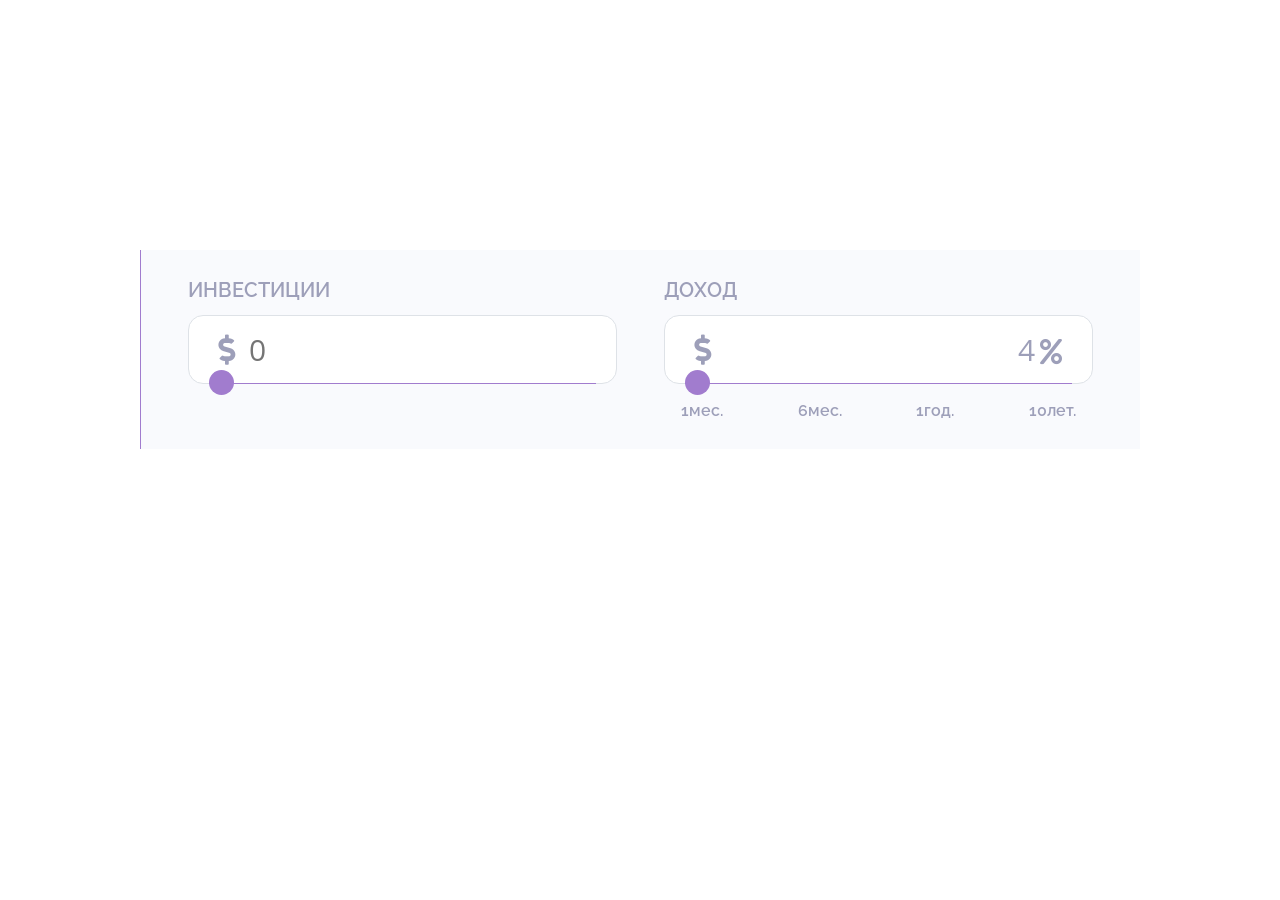
<file: index.html>
<!DOCTYPE html>
<html lang="en">

<head>
    <meta charset="UTF-8">
    <meta name="viewport" content="width=device-width, initial-scale=1.0">
    <title>Crypto Deal Bot</title>
    <link rel="stylesheet" href="reset.css">
    <link rel="stylesheet" href="style.css">
    <link href="https://cdnjs.cloudflare.com/ajax/libs/font-awesome/5.11.2/css/all.css" rel="stylesheet">
    <link href="https://fonts.googleapis.com/css?family=Open+Sans:300,300i,400,400i,600,600i,700,700i|Raleway:300,300i,400,400i,500,500i,600,600i,700,700i|Poppins:300,300i,400,400i,500,500i,600,600i,700,700i" rel="stylesheet">
</head>

<body>
    <div class="container-calc">
        <form id="calculator" action="">
            <div class="sub-container">
                <div class="sub-calculator">
                    <h3 class="title-calc">ИНВЕСТИЦИИ</h3>
                    <div class="item">
                        <i class="fas fa-dollar-sign dollar"></i>
                        <input type="number" class="inp prise" name="sum" id="sum" placeholder="0"
                            oninput="document.getElementById('rangeType').value = this.value;">
                        <input type="range" step="0.001" min="0" max="1000" class="inp slider" id="rangeType" value="0"
                            oninput="document.getElementById('sum').value = this.value;">
                    </div>
                </div>
                <div class="sub-calculator">
                    <h3 class="title-calc">ДОХОД</h3>
                    <div class="item">
                        <i class="fas fa-dollar-sign dollar"></i>
                        <input type="number" readonly class="inp payment right-payment" name="resultSum" id="resultSum">
                        <input type="range" step="1" min="1" max="4" class="inp slider" id="resultType" value="1">
                        <div class="sub-percents">
                            <input type="number" readonly class="inp percents" id="resultPercents" value="4"
                                name="percents">
                            <i class="fas fa-percent icon-percent"></i>
                        </div>
                        <div class="label">
                            <div class="sub-label">1мес.</div>
                            <div class="sub-label">6мес.</div>
                            <div class="sub-label">1год.</div>
                            <div class="sub-label">10лет.</div>
                        </div>
                    </div>
                </div>
            </div>
        </form>
    </div>

    <script src="script.js"></script>
</body>

</html>
</file>
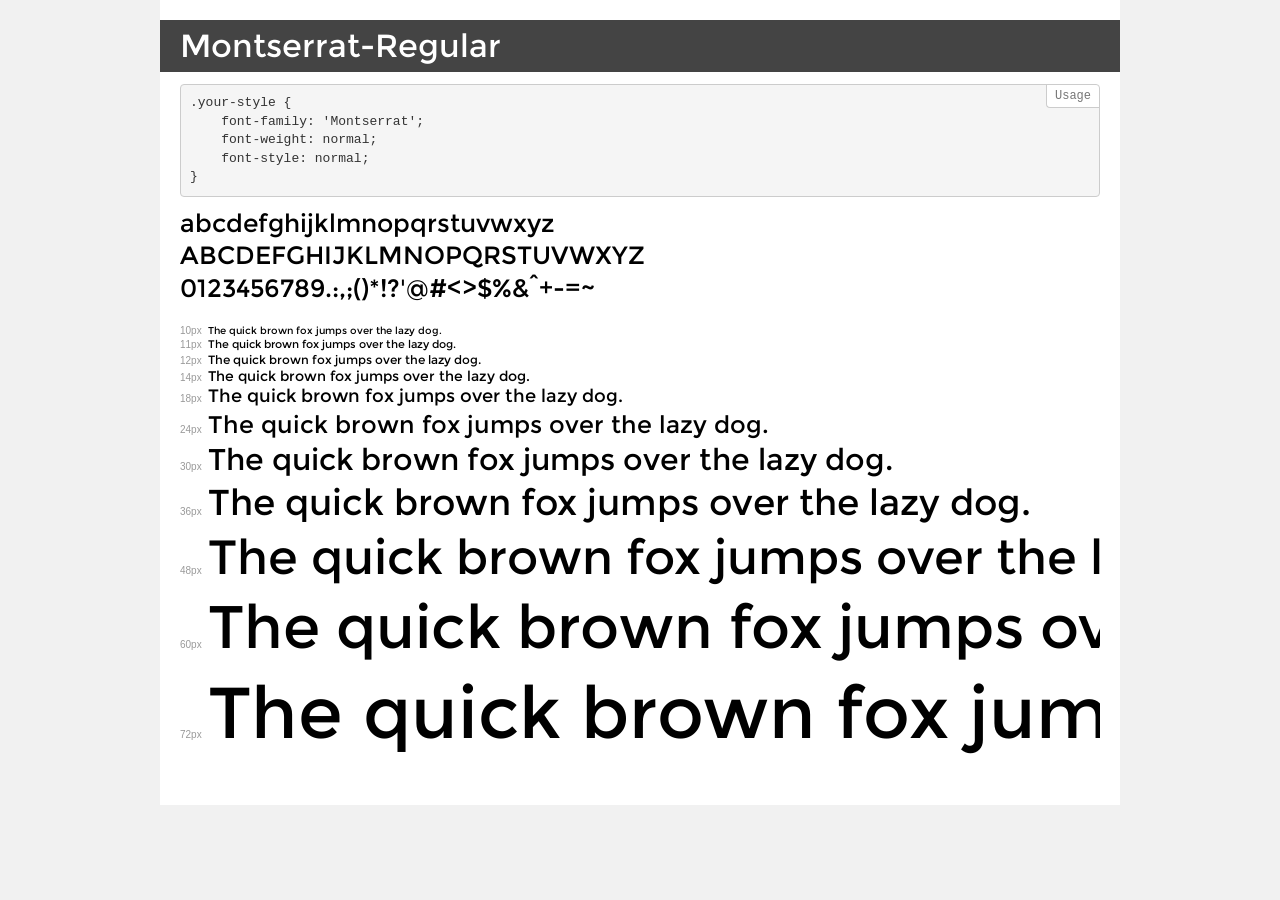
<file: fonts/monsterrat_regular/demo.html>
<!DOCTYPE html>
<html>
<head>
    <meta charset="utf-8">
    <meta http-equiv="X-UA-Compatible" content="IE=edge">
    <meta name="viewport" content="width=device-width, initial-scale=1">
    <meta name="robots" content="noindex, noarchive">
    <meta name="format-detection" content="telephone=no">
    <title>Transfonter demo</title>
    <link href="stylesheet.css" rel="stylesheet">
    <style>
        /*
        http://meyerweb.com/eric/tools/css/reset/
        v2.0 | 20110126
        License: none (public domain)
        */
        html, body, div, span, applet, object, iframe,
        h1, h2, h3, h4, h5, h6, p, blockquote, pre,
        a, abbr, acronym, address, big, cite, code,
        del, dfn, em, img, ins, kbd, q, s, samp,
        small, strike, strong, sub, sup, tt, var,
        b, u, i, center,
        dl, dt, dd, ol, ul, li,
        fieldset, form, label, legend,
        table, caption, tbody, tfoot, thead, tr, th, td,
        article, aside, canvas, details, embed,
        figure, figcaption, footer, header, hgroup,
        menu, nav, output, ruby, section, summary,
        time, mark, audio, video {
            margin: 0;
            padding: 0;
            border: 0;
            font-size: 100%;
            font: inherit;
            vertical-align: baseline;
        }
        /* HTML5 display-role reset for older browsers */
        article, aside, details, figcaption, figure,
        footer, header, hgroup, menu, nav, section {
            display: block;
        }
        body {
            line-height: 1;
        }
        ol, ul {
            list-style: none;
        }
        blockquote, q {
            quotes: none;
        }
        blockquote:before, blockquote:after,
        q:before, q:after {
            content: '';
            content: none;
        }
        table {
            border-collapse: collapse;
            border-spacing: 0;
        }
        /* common styles */
        body {
            background: #f1f1f1;
            color: #000;
        }
        .page {
            background: #fff;
            width: 920px;
            margin: 0 auto;
            padding: 20px 20px 0 20px;
            overflow: hidden;
        }
        .font-container {
            overflow-x: auto;
            overflow-y: hidden;
            margin-bottom: 40px;
            line-height: 1.3;
            white-space: nowrap;
            padding-bottom: 5px;
        }
        h1 {
            position: relative;
            background: #444;
            font-size: 32px;
            color: #fff;
            padding: 10px 20px;
            margin: 0 -20px 12px -20px;
        }
        .letters {
            font-size: 25px;
            margin-bottom: 20px;
        }
        .s10:before {
            content: '10px';
        }
        .s11:before {
            content: '11px';
        }
        .s12:before {
            content: '12px';
        }
        .s14:before {
            content: '14px';
        }
        .s18:before {
            content: '18px';
        }
        .s24:before {
            content: '24px';
        }
        .s30:before {
            content: '30px';
        }
        .s36:before {
            content: '36px';
        }
        .s48:before {
            content: '48px';
        }
        .s60:before {
            content: '60px';
        }
        .s72:before {
            content: '72px';
        }
        .s10:before, .s11:before, .s12:before, .s14:before,
        .s18:before, .s24:before, .s30:before, .s36:before,
        .s48:before, .s60:before, .s72:before {
            font-family: Arial, sans-serif;
            font-size: 10px;
            font-weight: normal;
            font-style: normal;
            color: #999;
            padding-right: 6px;
        }
        pre {
            display: block;
            position: relative;
            padding: 9px;
            margin: 0 0 10px;
            font-family: Monaco, Menlo, Consolas, "Courier New", monospace !important;
            font-size: 13px;
            line-height: 1.428571429;
            color: #333;
            font-weight: normal !important;
            font-style: normal !important;
            background-color: #f5f5f5;
            border: 1px solid #ccc;
            overflow-x: auto;
            border-radius: 4px;
        }
        pre:after {
            display: block;
            position: absolute;
            right: 0;
            top: 0;
            content: 'Usage';
            line-height: 1;
            padding: 5px 8px;
            font-size: 12px;
            color: #767676;
            background-color: #fff;
            border: 1px solid #ccc;
            border-right: none;
            border-top: none;
            border-radius: 0 4px 0 4px;
            z-index: 10;
        }
        /* responsive */
        @media (max-width: 959px) {
            .page {
                width: auto;
                margin: 0;
            }
        }
    </style>
</head>
<body>
<div class="page">
    <div class="demo" style="font-family: 'Montserrat'; font-weight: normal; font-style: normal;">
        <h1>Montserrat-Regular</h1>
        <pre>.your-style {
    font-family: 'Montserrat';
    font-weight: normal;
    font-style: normal;
}</pre>
        <div class="font-container">
            <p class="letters">
                abcdefghijklmnopqrstuvwxyz<br>
ABCDEFGHIJKLMNOPQRSTUVWXYZ<br>
                0123456789.:,;()*!?'@#<>$%&^+-=~
            </p>
            <p class="s10" style="font-size: 10px;">The quick brown fox jumps over the lazy dog.</p>
            <p class="s11" style="font-size: 11px;">The quick brown fox jumps over the lazy dog.</p>
            <p class="s12" style="font-size: 12px;">The quick brown fox jumps over the lazy dog.</p>
            <p class="s14" style="font-size: 14px;">The quick brown fox jumps over the lazy dog.</p>
            <p class="s18" style="font-size: 18px;">The quick brown fox jumps over the lazy dog.</p>
            <p class="s24" style="font-size: 24px;">The quick brown fox jumps over the lazy dog.</p>
            <p class="s30" style="font-size: 30px;">The quick brown fox jumps over the lazy dog.</p>
            <p class="s36" style="font-size: 36px;">The quick brown fox jumps over the lazy dog.</p>
            <p class="s48" style="font-size: 48px;">The quick brown fox jumps over the lazy dog.</p>
            <p class="s60" style="font-size: 60px;">The quick brown fox jumps over the lazy dog.</p>
            <p class="s72" style="font-size: 72px;">The quick brown fox jumps over the lazy dog.</p>
        </div>
    </div>
</div>
</body>
</html>
</file>
<file: style.css>
*{
    box-sizing: border-box;
    font-family: "Open Sans", sans-serif;
    color: #444444;
}

body{
    min-width: 320px;
}

h1, h2, h3, h4, h5, h6 {
    font-family: "Raleway", sans-serif;
  }
  
h2{
    margin-bottom: 22px;
  }
  
.container-calc {
    max-width: 1020px;
    margin: 250px auto 0px auto;
    padding-left: 10px;
    padding-right: 10px;
}

.sub-container {
    background-color: #f9fafd;
    border-left: 1px solid #a17cce;
    display: flex;
    justify-content: space-evenly;
    padding: 30px 0 30px 0;
}

.sub-calculator {
    width: 43%;
    outline: none;
}

.item {
    display: flex;
    flex-direction: column;
    align-items: center;
    position: relative;
}

.prise,
.payment {
    /* Firefox */
    -moz-appearance:textfield;
    box-shadow: none;
    /* Firefox */
    width: 100%;
    font-size: 30px;
    border: 1px solid #dee2e7;
    border-radius: 15px;
    padding: 13px 0px 13px 60px;
    outline: none;
}

.title-calc {
    font-family: "Raleway", sans-serif;
    font-weight: 600;
    font-size: 20px;
    line-height: 20px;
    color: #9d9fb9;
    margin-bottom: 15px;
}

.slider::-webkit-slider-runnable-track {
    /* Chrome , Safari */
    height: 1px;
    cursor: pointer;
    background: #a17cce; 
    z-index: 2;
    position: relative;
    top: 8px;
    margin-bottom: 15px;
}

.slider::-moz-range-track { 
    /* Firefox */
    height: 1px;
    cursor: pointer;
    background: #a17cce;
    border-radius: 5px;
    z-index: 3;
  }
  

.slider::-moz-range-thumb { 
    /* Firefox */
    border: 0;
    border-radius: 50%;
    height: 25px;
    width: 25px;
    background-color: #a17cce;
    cursor: pointer;
    z-index: 4;
  }

.slider::-webkit-slider-thumb {
    /* Chrome , Safari */
    height: 25px;
    width: 25px;
    border-radius: 50%;
    background: #a17cce;
    cursor: pointer;
    -webkit-appearance: none;
    margin-top: -13px;
}

.inp::-webkit-outer-spin-button,
.inp::-webkit-inner-spin-button {
    /* Chrome , Safari */
    -webkit-appearance: none;
}

:focus::-webkit-input-placeholder {
    /* Chrome , Safari */
    color: transparent;
}

.dollar {
    position: absolute;
    left: 30px;
    top: 20px;
    font-size: 30px;
    color: #9d9fb9;
}

.sub-percents {
    width: 33%;
    position: absolute;
    right: 1px;
    top: 3px;
    background-color: #fff;
    border-radius: 15px;
}

.percents {
    /* Firefox */
    -moz-appearance:textfield;
    /* Firefox */
    width: 60%;
    position: relative;
    top: 0px;
    right: 1px;
    padding: 11px 0px 11px 10px;
    font-size: 30px;
    outline: none;
    border: 0px;
    color: #9d9fb9;
    text-align: right;
}

.icon-percent {
    position: relative;
    top: auto;
    bottom: auto;
    right: auto;
    font-size: 25px;
    color: #9d9fb9;
}

.slider {
    -webkit-appearance: none;
    width: 90%;
    background-color: transparent;
    outline: none;
    margin: -9px 0 12px 0;
    z-index: 2;
}

.label {
    display: flex;
    width: 92%;
    justify-content: space-between;
}

.sub-label {
    font-family: "Raleway", sans-serif;
    font-weight: 600;
    font-size: 16px;
    line-height: 16px;
    color: #9d9fb9;
}


@media (max-width:767px) {
    
    .container {
        margin: 150px auto 0px auto;
    }

    .sub-container {
        flex-direction: column;
        align-items: center;
        padding: 20px 0 30px 0;
    }

    .sub-calculator {
        width: 90%;
        max-width: 300px;
    }

    .prise,
    .payment {
        font-size: 25px;
        line-height: 25px;
        border-radius: 15px;
        padding: 10px 0px 10px 50px;
    }

    .right-payment {
        padding: 10px 30px 10px 50px;
    }

    .percents {
        width: 60%;
        padding: 10px 0px 10px 10px;
        font-size: 25px;
        line-height: 25px;
    }

    .slider::-webkit-slider-thumb {
        height: 23px;
        width: 23px;
        margin-top: -12px;
    }

    .dollar {
        position: absolute;
        left: 25px;
        top: 12px;
        font-size: 25px;
    }

    .icon-percent {
        position: absolute;
        top: 15px;
        right: auto;
        font-size: 20px;
        color: #9d9fb9;
        z-index: 3;
    }

    .slider {
        width: 88%;
    }
}
</file>
<file: fonts/monsterrat_regular/stylesheet.css>
@font-face {
    font-family: 'Montserrat';
    src: url('subset-Montserrat-Regular.eot');
    src: url('subset-Montserrat-Regular.eot?#iefix') format('embedded-opentype'),
        url('subset-Montserrat-Regular.woff2') format('woff2'),
        url('subset-Montserrat-Regular.woff') format('woff'),
        url('subset-Montserrat-Regular.ttf') format('truetype'),
        url('subset-Montserrat-Regular.svg#Montserrat-Regular') format('svg');
    font-weight: normal;
    font-style: normal;
}
</file>
